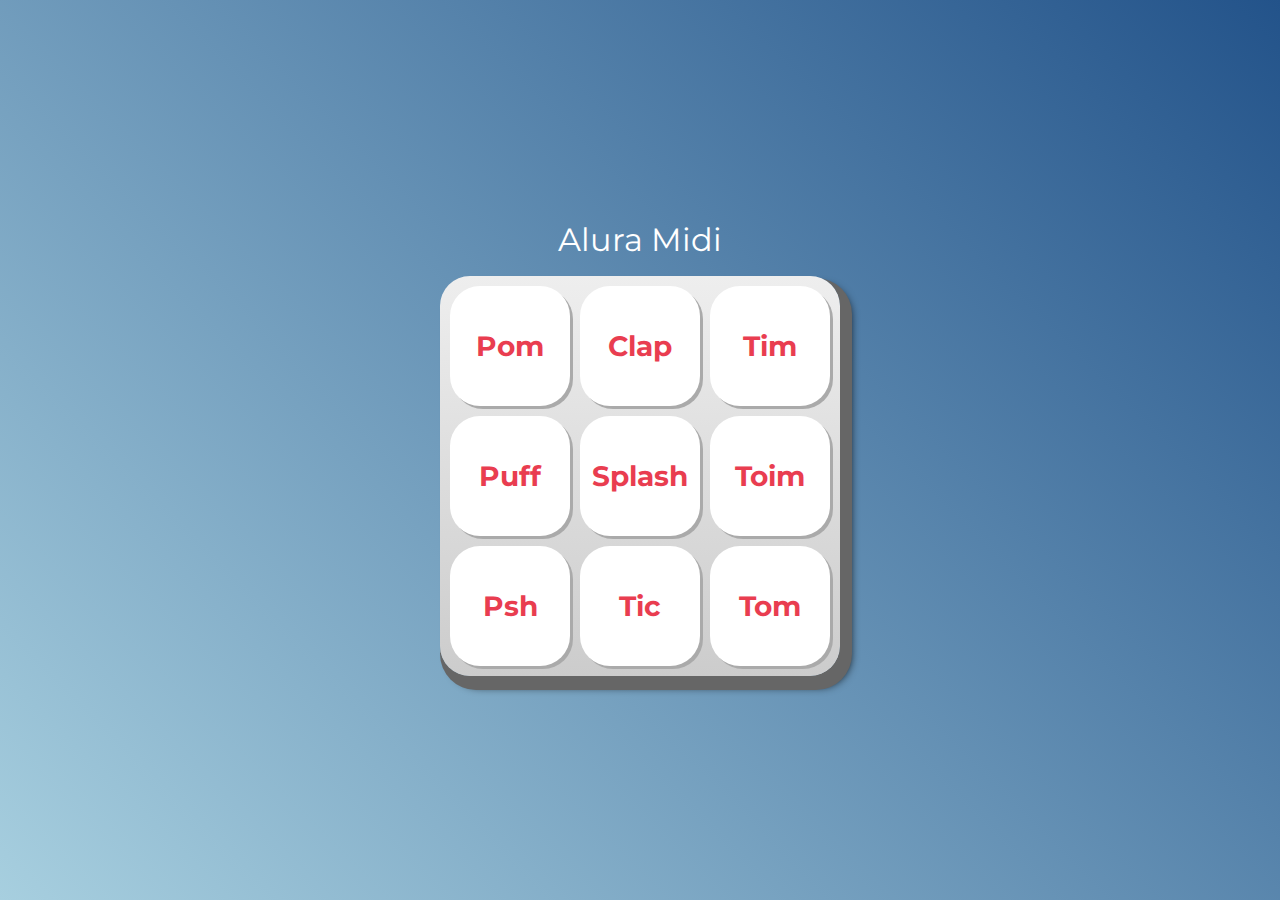
<file: aluramidi/index.html>
<!DOCTYPE html>
<html lang="pt-BR">
<head>
    <meta charset="UTF-8">
    <meta http-equiv="X-UA-Compatible" content="IE=edge">
    <meta name="viewport" content="width=device-width, initial-scale=1.0">

    <title>Alura MIDI</title>

    <link rel="preconnect" href="https://fonts.googleapis.com">
    <link rel="preconnect" href="https://fonts.gstatic.com" crossorigin>
    <link href="https://fonts.googleapis.com/css2?family=Montserrat:wght@500;600&display=swap" rel="stylesheet">

    <link rel="icon" type="image/png" href="images/bateria.png">
    <link rel="stylesheet" href="css/reset.css">
    <link rel="stylesheet" href="css/estilos.css">


</head>
<body>

    <h1>Alura Midi</h1>

    <section class="teclado">
        <button class="tecla tecla_pom">Pom</button>
        <button class="tecla tecla_clap">Clap</button>
        <button class="tecla tecla_tim">Tim</button>

        <button class="tecla tecla_puff">Puff</button>
        <button class="tecla tecla_splash">Splash</button>
        <button class="tecla tecla_toim">Toim</button>

        <button class="tecla tecla_psh">Psh</button>
        <button class="tecla tecla_tic">Tic</button>
        <button class="tecla tecla_tom">Tom</button>
    </section>

    <audio src="sounds/keyq.wav" id="som_tecla_pom"></audio>
    <audio src="sounds/keyw.wav" id="som_tecla_clap"></audio>
    <audio src="sounds/keye.wav" id="som_tecla_tim"></audio>
    <audio src="sounds/keya.wav" id="som_tecla_puff"></audio>
    <audio src="sounds/keys.wav" id="som_tecla_splash"></audio>
    <audio src="sounds/keyd.wav" id="som_tecla_toim"></audio>
    <audio src="sounds/keyz.wav" id="som_tecla_psh"></audio>
    <audio src="sounds/keyx.wav" id="som_tecla_tic"></audio>
    <audio src="sounds/keyc.wav" id="som_tecla_tom"></audio>

    <script src="main.js" ></script>
</body>
</html>
</file>
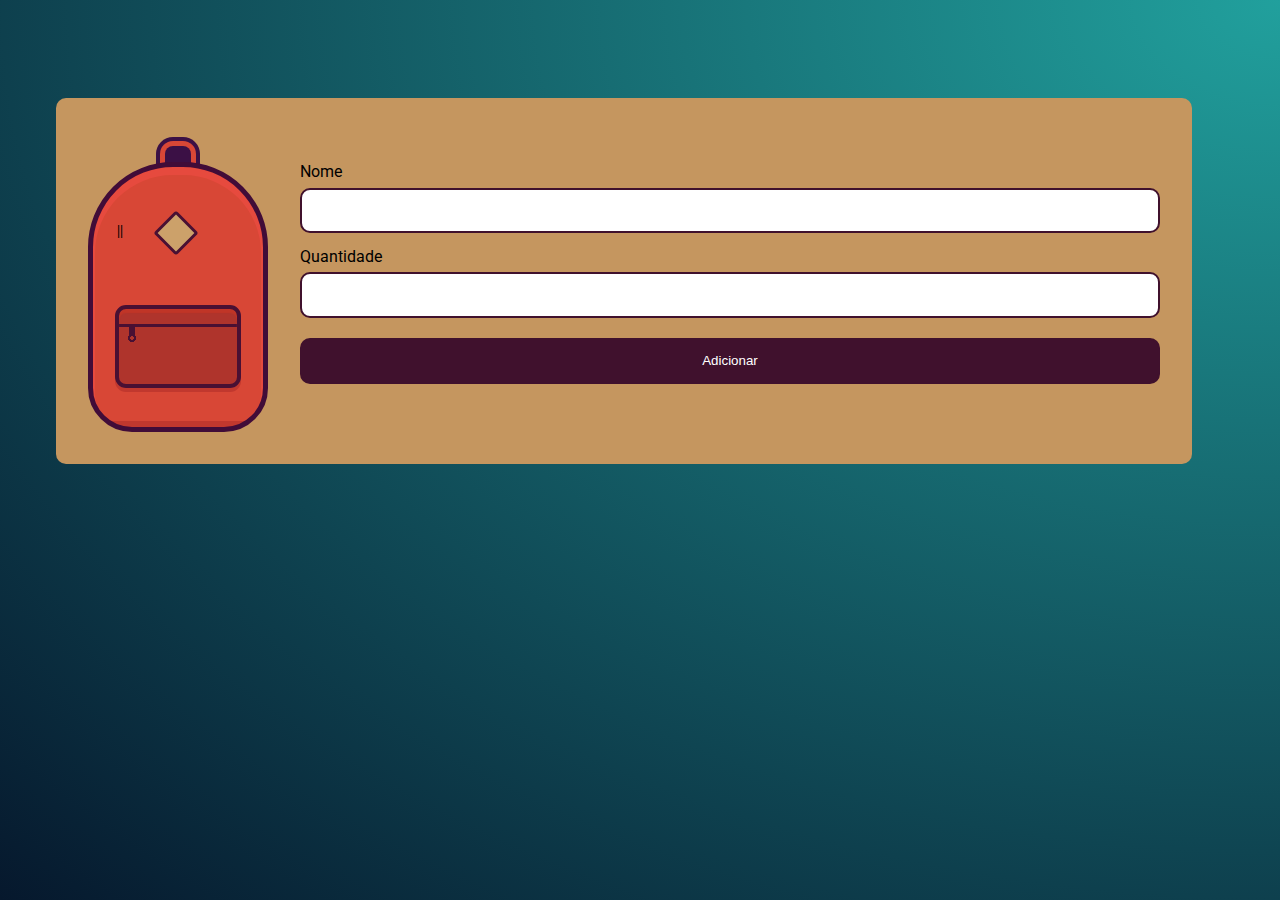
<file: mochila-de-viagem/index.html>
<!DOCTYPE html>
<html lang="en">
<head>
    <meta charset="UTF-8">
    <meta http-equiv="X-UA-Compatible" content="IE=edge">
    <meta name="viewport" content="width=device-width, initial-scale=1.0">
    <title>Mochila de viagem</title>
    <link rel="stylesheet" href="css/style.css">

    <link rel="preconnect" href="https://fonts.googleapis.com">
    <link rel="preconnect" href="https://fonts.gstatic.com" crossorigin>
    <link href="https://fonts.googleapis.com/css2?family=Roboto&display=swap" rel="stylesheet"> 
</head>
<body>
    <main class="conteudo">
        <div class="principal">
            <div class="mochila"></div>
            <form action="" class="adicionar" id="novoItem">
                <label for="item">Nome</label>
                <input type="text" name="nome" id="nome">
                <label for="item">Quantidade</label>
                <input type="number" name="quantidade" id="quantidade">
                <input type="submit" value="Adicionar" class="cadastrar">
            </form>
        </div>
        
        <ul class="lista" id="lista">
          
        </ul>
    </main>
    <script src="./js/main.js" ></script>
</body>
</html>
</file>
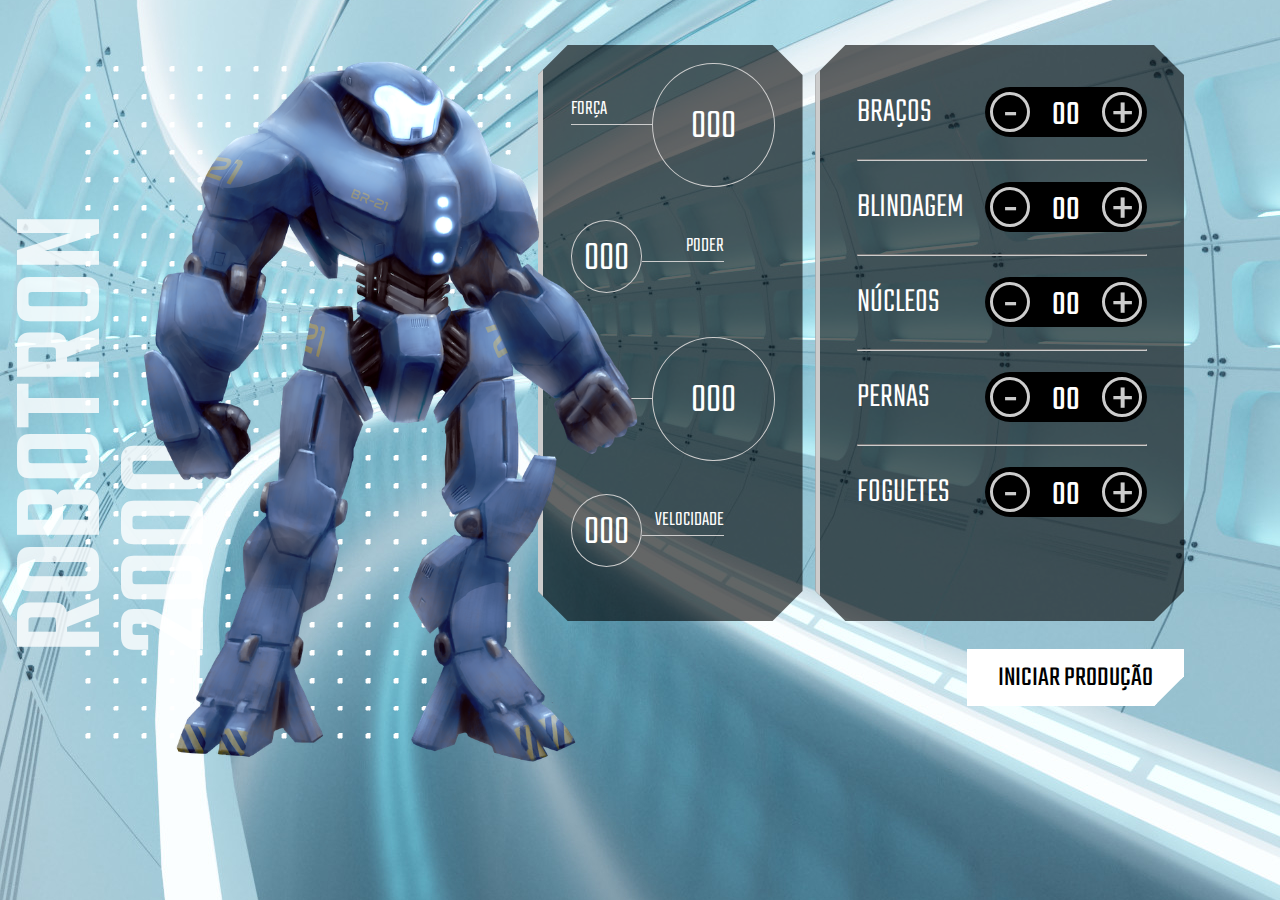
<file: robotron-2000/index.html>
<!DOCTYPE html>
<html lang="en">
<head>
    <meta charset="UTF-8">
    <meta http-equiv="X-UA-Compatible" content="IE=edge">
    <meta name="viewport" content="width=device-width, initial-scale=1.0">
    <link rel="shortcut icon" type="image/jpg" href="img/favicon.ico"/>
    <title>Robotron 2000</title>

    <link rel="stylesheet" href="css/style.css">
    <link rel="preconnect" href="https://fonts.googleapis.com">
    <link rel="preconnect" href="https://fonts.gstatic.com" crossorigin>
    <link href="https://fonts.googleapis.com/css2?family=Teko:wght@300;500&display=swap" rel="stylesheet"> 

</head>
<body>
    <main>
        <section class="robotron">
            <img class="robo" src="img/robotron.png" alt="Robotron" id="robotrom">
            <figcaption class="titulo">ROBOTRON <br>2000</figcaption>
        </section>

        <section class="box estatisticas">
            <div class="estatistica">
                <p class="estatistica-titulo">Força</p>
                <div class="estatistica-valor">
                    <p class="estatistica-numero" data-estatistica="forca">000</p>
                </div>
            </div>
            <div class="estatistica">
                <p class="estatistica-titulo">Poder</p>
                <div class="estatistica-valor">
                    <p class="estatistica-numero" data-estatistica="poder">000</p>
                </div>
            </div>
            <div class="estatistica">
                <p class="estatistica-titulo">Energia</p>
                <div class="estatistica-valor">
                    <p class="estatistica-numero" data-estatistica="energia">000</p>
                </div>
            </div>
            <div class="estatistica">
                <p class="estatistica-titulo">Velocidade</p>
                <div class="estatistica-valor">
                    <p class="estatistica-numero" data-estatistica="velocidade">000</p>
                </div>
            </div>
        </section>

        <section class="equipamentos">
            <form action="" class="montador">
                <div class="box montador-conteudo">
                    <div class="peca">
                        <label for="" class="peca-titulo">Braços</label>
                        <div class="controle">
                            <buttom class="controle-ajuste" id="subtrair" data-pecas="bracos" data-controle="-">-</buttom>
                            <input type="text" class="controle-contador" data-contador value="00" id="braco">
                            <buttom class="controle-ajuste" id="somar" data-pecas="bracos" data-controle="+">+</buttom>
                        </div>
                    </div>
                    <hr class="linha">
                    <div class="peca">
                        <label for="" class="peca-titulo">Blindagem</label>
                        <div class="controle">
                            <buttom class="controle-ajuste" data-pecas="blindagem" data-controle="-">-</buttom>
                            <input type="text" class="controle-contador" data-contador value="00">
                            <buttom class="controle-ajuste" data-pecas="blindagem" data-controle="+">+</buttom>
                        </div>
                    </div>
                    <hr class="linha">
                    <div class="peca">
                        <label for="" class="peca-titulo">Núcleos</label>
                        <div class="controle">
                            <buttom class="controle-ajuste" data-pecas="nucleos" data-controle="-">-</buttom>
                            <input type="text" class="controle-contador" data-contador value="00">
                            <buttom class="controle-ajuste" data-pecas="nucleos" data-controle="+">+</buttom>
                        </div>
                    </div>
                    <hr class="linha">
                    <div class="peca">
                        <label for="" class="peca-titulo">Pernas</label>
                        <div class="controle">
                            <buttom class="controle-ajuste" data-pecas="pernas" data-controle="-">-</buttom>
                            <input type="text" class="controle-contador" data-contador value="00">
                            <buttom class="controle-ajuste" data-pecas="pernas" data-controle="+">+</buttom>
                        </div>
                    </div>
                    <hr class="linha">
                    <div class="peca">
                        <label for="" class="peca-titulo">Foguetes</label>
                        <div class="controle">
                            <buttom class="controle-ajuste" data-pecas="foguetes" data-controle="-">-</buttom>
                            <input type="text" class="controle-contador" data-contador value="00">
                            <buttom class="controle-ajuste" data-pecas="foguetes" data-controle="+">+</buttom>
                        </div>
                    </div>
                </div>
                <input type="submit" value="Iniciar produção" class="producao" id="producao">
            </form>
        </section>
    </main>
    <script src="js/main.js">  </script>

</body>
</html>
</file>
<file: aluramidi/css/estilos.css>
:root {
  --cinza: #aaa;
  --vermelha: #e93d50;
  --vermelha-escura: #af303f;
  --branca: #fff;
  --luz: rgb(229, 255, 0);
}

body {
  align-items: center;
  background: linear-gradient(45deg, #a7cfdf 0%,#23538a 100%);
  display: flex;
  justify-content: center;
  flex-direction: column;
  font-family: 'Montserrat', sans-serif;
  min-height: 100vh;
}

h1 {
  color: var(--branca);
  margin-bottom: 20px;
  font-size: 2rem;
}

.teclado {
  background: linear-gradient(to bottom, #eeeeee 0%,#cccccc 100%);
  box-shadow: 6px 8px 0 6px #666, 10px 10px 10px #000;
  border-radius: 30px;
  display: grid;
  gap: 10px;
  grid-template-columns: repeat(3, 1fr);
  padding: 10px;
}

.tecla {
  background-color: var(--branca);
  border-radius: 30px;
  box-shadow: 3px 3px 0 var(--cinza);
  color: var(--vermelha);
  cursor: pointer;
  height: 120px;
  font-size: 1.75em;
  font-weight: bold;
  line-height: 120px;
  text-align: center;
  width: 120px;
}

.tecla.ativa,
.tecla:active {
  background-color: var(--vermelha);
  border: 4px solid  var(--vermelha);
  box-shadow: 3px 3px 0 var(--vermelha-escura) inset;
  color: var(--branca);
  outline: none;
}

.tecla.focus,
.tecla:focus {
  outline: none;
  box-shadow: 1px 1px 10px var(--luz);
}

.tecla.active:focus,
.tecla:active:focus {
  box-shadow: 3px 3px 0 var(--vermelha-escura) inset, 1px 1px 10px var(--luz);
}
</file>
<file: mochila-de-viagem/css/style.css>
html {
    background: radial-gradient(farthest-corner at right top,#21A09D, #06182D);
    height: 100%;
    font-family: 'Roboto', cursive;
}

.conteudo {
    padding: 10vh 3em 0;
    display: flex;
    align-items: flex-start;
    gap: 2em;
}

.principal {
    flex-grow: 1;
    flex-basis: auto;
    min-width: 600px;
    padding: 4em 2em 2em;
    box-sizing: border-box;
    display: flex;
    background: #C5965F;
    border-radius: 10px;
    gap: 2em;
}
  
.mochila {
    min-width: 170px;
    max-width: 170px;
    height: 180px;
    padding-top: 80px;
    background-color: #d84736;
    box-shadow: inset 0 6px 0 2px #e64a3e, 0 -93px 0 -77px #3b1045, 0 -93px 0 -72px #d84736, 0 -93px 0 -68px #3b1045;
    background-image: linear-gradient(to right, transparent 5px, transparent 20px, transparent 1px, transparent 25px, transparent 5px, transparent 20px, transparent 20px, transparent 86px, #c1382e 45px, #c1382e 230px, transparent 25px, transparent 172px );
    background-position: center 254px;
    background-size: 305px 6px;
    background-repeat: repeat-x; 
    border: 5px solid #410c38;
    border-radius: 85px 85px 44px 44px;
    display: inline-block;
    vertical-align: top;
    flex-basis: auto;
    flex-grow: 1;
}
  
.mochila:before, .mochila:after {
    display: block;
    content: '';
    position: absolute;
  }
  
.mochila:before {
    height: 75px;
    width: 118px;
    background-image: radial-gradient(circle closest-corner at 13px 29px , #af342c, #af342c 2px, transparent 2px, transparent), radial-gradient(circle closest-corner at 13px 29px , #491033, #491033 4px, transparent 4px, transparent), linear-gradient(to bottom, transparent 10px, transparent 15px, #491033 5px, #491033 18px, transparent 18px, transparent 100px), linear-gradient(to right, #af342c 10px, #af342c 10px, transparent 10px, transparent 16px, #af342c 9px, #af342c 50px), linear-gradient(to bottom, #af342c 8px, #af342c 16px, #491033 8px, #491033 30px, #af342c 20px, #af342c 72px, #af342c 10px, #af342c 57px, #af342c 5%);
    margin-left: 22px;
    margin-top: 58px;
    border: 4px solid #491033;
    border-radius: 11px;
    box-shadow: 0 4px 0 0 #c1382e, inset 0px 4px 1px 0 #c03527;
    content: '||';
    color: transparent;
    font-family: Comic Sans MS;
    font-weight: bold;
    z-index: 1;
    text-shadow: rgb(0, 0, 0) -2px -86px 0px;
    font-size: 14px;
}
  
.mochila:after {
    margin-left: 67px;
    margin-top: -30px;
    background: #cca16a;
    width:26px;
    height:26px;
    border: 3px solid #491033;
    border-radius: 3px;
    transform: rotate(45deg);
}

.adicionar {
    width: 100%;
}

.adicionar input {
    width: 100%;
    box-sizing: border-box;
    margin: 0.5em 0 1em;
    padding: 1em 0.5em;
    border-radius: 10px;
    border: 2px solid #40112D;
}

.adicionar label {
    display: block;
}

.cadastrar {
    background-color: #40112D;
    color: #FFFFFF;
    cursor: pointer;
}

.lista {
    margin: 0;
    padding: 0;
}

.item {
    list-style: none;
    padding: 0.6em 2em;
    background: #FFFFFF;
    border-radius: 10px;
    margin: 0 0 1em;
    width: 100%;
    box-sizing: border-box;
    display: inline-flex;
    align-items: center;
    gap: 1em;
    font-size: 20px;
}

.item strong {
    border-radius: 50%;
    display: flex;
    align-items: center;
    justify-content: center;
    width: 40px;
    height: 40px;
    Background: #C5965F;
    font-weight: 400;
}
</file>
<file: robotron-2000/css/style.css>
:root {
    --main-cinza: #CCCCCC;
    --main-branco: #FFFFFF;
    --main-preto: #000000;
}

* {
    box-sizing: border-box;
}

body {
    background: url(../img/fundo.jpg);
    background-position: center center;
    background-size: cover cover;
    padding: 0;
    margin: 0;
    font-weight: 300;
}

body, input {
    font-family: 'Teko', sans-serif;
}

main {
    width: 80vw;
    height: 80vh;
    margin: 10vh 8vw 10vh 12vw;
    display: flex;
    gap: 1vw;
}

.robotron {
    background: url(../img/estrutura.png) no-repeat;
    background-position: center center;
    margin: 0;
    flex-basis: 40%;
    position: relative;
}

.robo {
    height: 110%;
    z-index: 1;
    position: absolute;
    left: -20%;
    top: -5%;
}

.titulo {
    transform: rotate(180deg);
    font-weight: 500;
    font-size: 130px;
    position: absolute;
    bottom: 7rem;
    left: -3rem;
    line-height: 0.8;
    writing-mode: vertical-rl;
    text-orientation: mixed;
    color: rgba(255,255,255,0.8)
}

.box {
    background: rgba(0,0,0,0.6);
    clip-path: polygon(calc(100% - 30px) 0, 100% 30px, 100% calc(100% - 30px), calc(100% - 30px) 100%, 30px 100%, 0 calc(100% - 30px), 0 30px, 30px 0);
    border-left: 5px solid var(--main-cinza);
    height: 80%;
}

/****************************** Equipamentos *****/

.equipamentos {
    flex-basis: 32%;
}

.montador {
    height: 100%;;
}

.montador-conteudo {
    padding: 2em 10%;
}

.peca {
    padding: 1em 0;
}

.peca-titulo {
    color: var(--main-branco);
    text-transform: uppercase;
    font-size: 2.5em;
}

.controle {
    background: var(--main-preto);
    border-radius: 25px;
    float: right;
    display: inline-flex;
    padding: 5px;
    align-items: center;
    align-self: flex-end;
}

.controle-contador {
    width: 40px;
    height: 35px;
    background: none;
    border: 0;
    margin: 0 1rem;
    color: var(--main-branco);
    text-align: center;
    font-size: 2.5em;
    display: inline-flex;
    align-items: center;
    padding-top: 8px;
}

.controle-ajuste {
    display: inline-block;
    width: 40px;
    height: 40px;
    line-height: 44px;
    border-radius: 50%;
    color: var(--main-cinza);
    font-size: 4em;
    background: var(--main-preto);
    text-align: center;
    border: 3px solid var(--main-cinza);
    cursor: pointer;
}

.linha {
    border-color: var(--main-cinza);
}

.producao {
    margin-top: 1em;
    font-size: 2em;
    text-transform: uppercase;
    padding: 0.2em 1em;
    float: right;
    border: 3px solid var(--main-branco);
    background: var(--main-branco);
    clip-path: polygon(100% 0, 100% calc(100% - 30px), calc(100% - 30px) 100%, 0 100%, 0 0);
    cursor: pointer;
}

.producao:hover {
    background: var(--main-preto);
    color: var(--main-branco)
}



/****************************** Estatísticas *****/
.estatisticas {
    flex-basis: 23%;
    padding: 2em 2em 0;
}

.estatistica {
    color: var(--main-branco);
    display: flex;
    align-items: flex-start;
    height: 25%;
}

.estatistica-titulo {
    font-size: 1.5em;
    border-bottom: 1px solid var(--main-cinza);
    flex-basis: 40%;
    text-transform: uppercase;
    order: 1
}

.estatistica-valor {
    flex-basis: 60%;
    position: relative;
    margin: 10px 0 0;
    order: 2;
    margin: -10px 0 0;
}

.estatistica-valor::after {
    content: "";
    display: block;
    padding-bottom: 100%;
    border: 1px solid var(--main-cinza);
    border-radius: 50%;
}

.estatistica-numero {
    position: absolute;
    top: 50%;
    transform: translateY(-46%);
    width: 100%;
    line-height: 100%;
    text-align: center;
    font-size: 3em;
    margin: 0;
}

.estatistica:nth-child(2n) .estatistica-titulo {
    order: 2;
    text-align: right;
}

.estatistica:nth-child(2n) .estatistica-valor {
    order: 1;
    flex-basis: 35%;
    margin: 10px 0 0;
}

@media screen and (max-width: 1600px) {
    body { 
        font-size: 14px;
    }
    main {
        width: 90vw;
        height: 80vh;
        margin: 5vh auto;
    }
}

@media screen and (max-width: 1200px) {
    body { 
        font-size: 13px;
    }

    main {
        width: 96vw;
        height: 80vh;
        margin: 10vh auto;
    }
}
</file>
